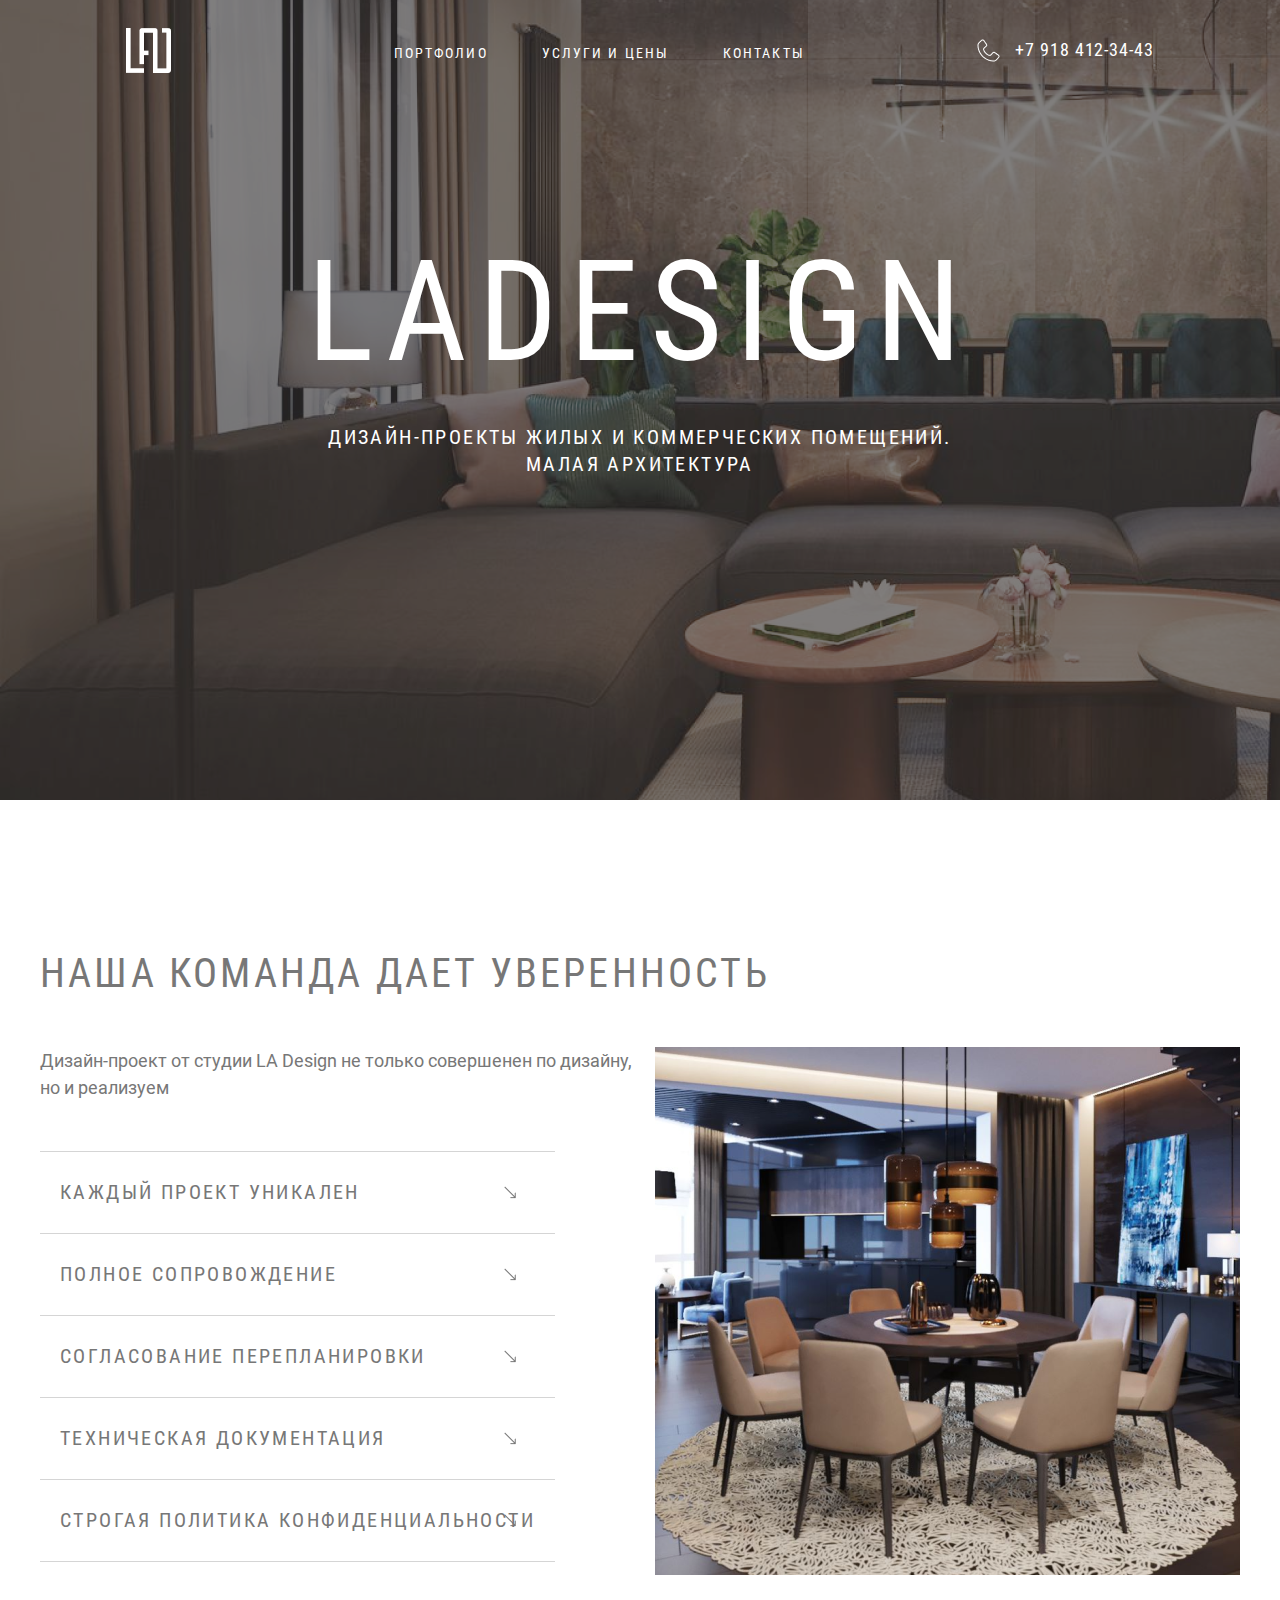
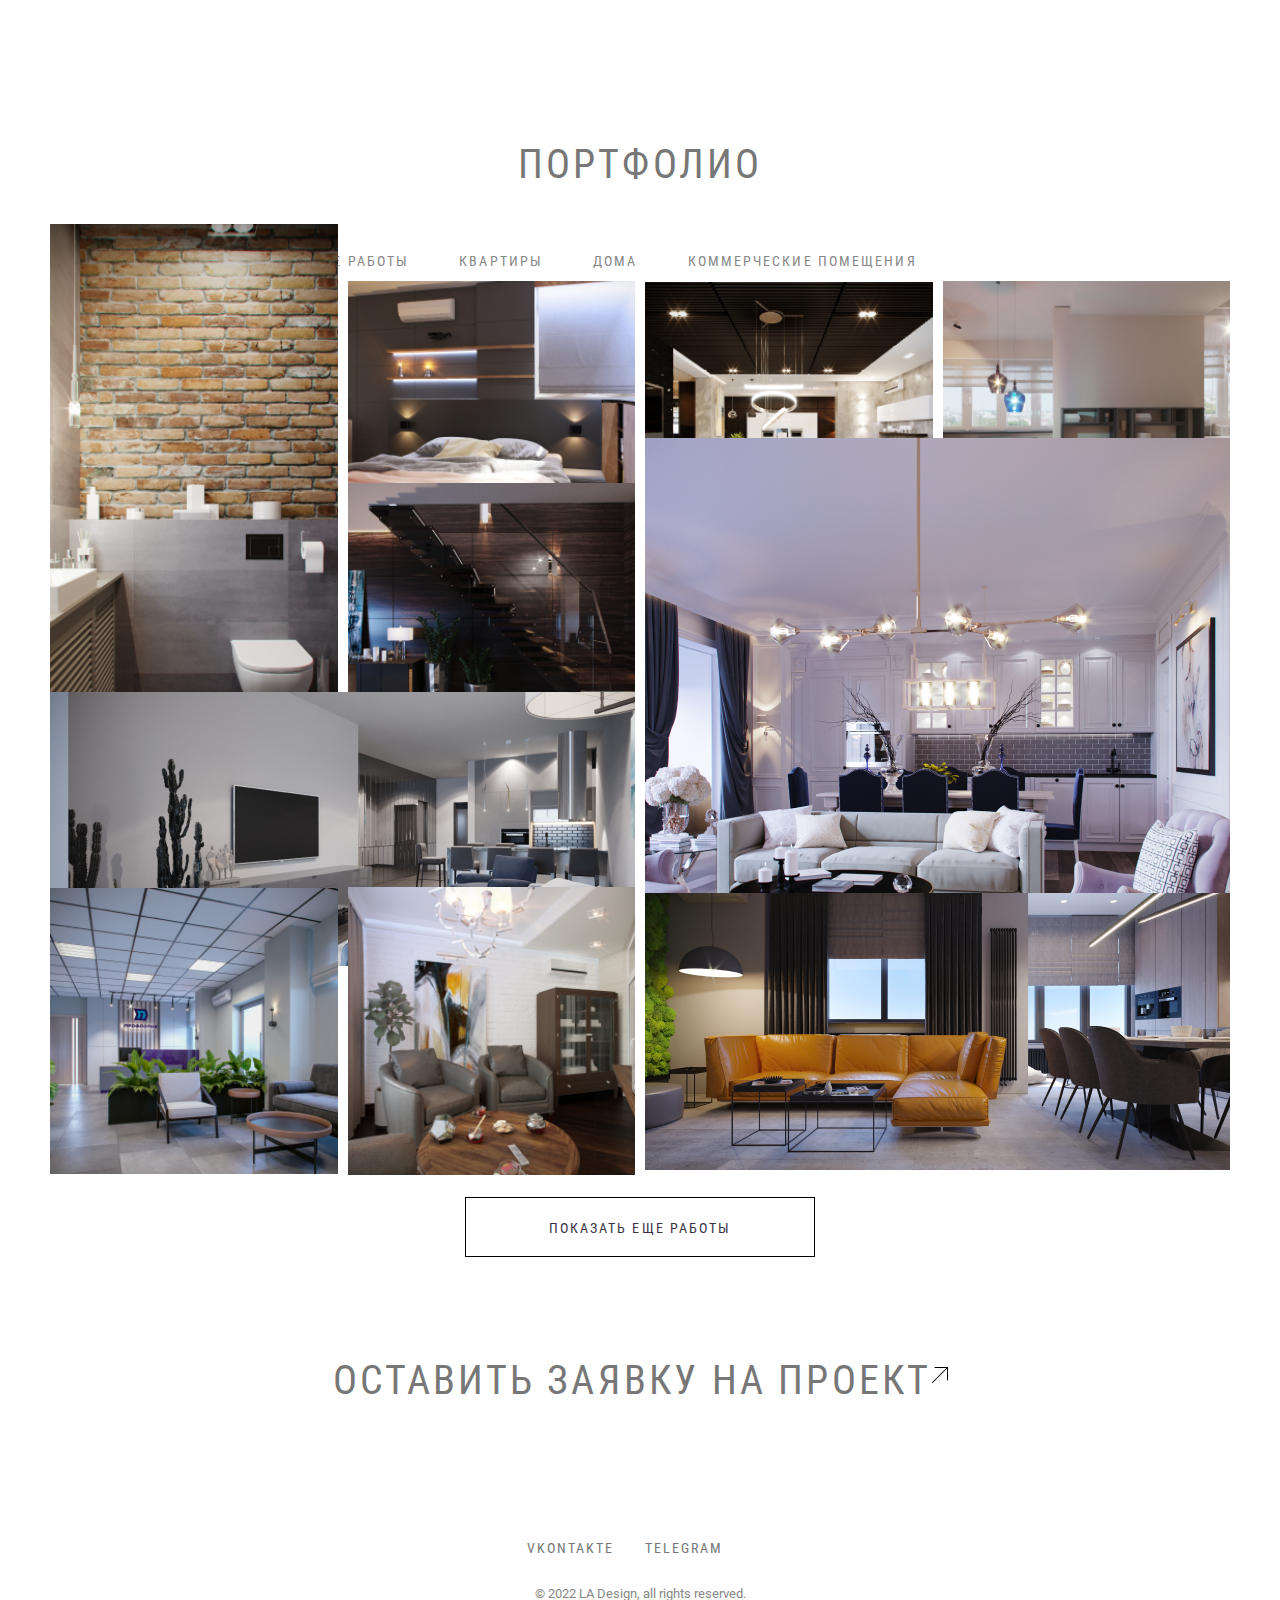
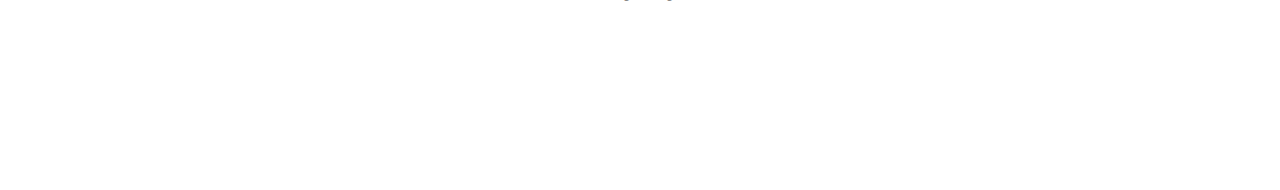
<file: index.html>
<!DOCTYPE html>
<html lang="ru">
  <head>
    <meta charset="UTF-8" />
    <meta http-equiv="X-UA-Compatible" content="IE=edge" />
    <meta name="viewport" content="width=device-width, initial-scale=1.0" />
    <title>Document</title>
    <link rel="stylesheet" href="style/style.css" />
    <script src="js/script.js" defer></script>
  </head>
  <body>
    <header class="header">
      <div class="container">
        <navBar class="navBar">
          <a href="index.html" class="header__logo">
            <img class="logo__img" src="img/logo__header.png" alt="logo" />
          </a>
          <div class="navBar__refs">
            <a class="refs__refs" href="#portfolio">Портфолио</a>
            <a class="refs__refs" href="price.html">услуги и цены</a>
            <a class="refs__refs" href="contacts.html">контакты</a>
          </div>
          <div class="navBar__phone">
            <div class="phone__img"><img src="img/phone.png" alt="" /></div>
            <a class="phone__ref" href="#">+7 918 412-34-43</a>
          </div>
        </navBar>
        <div class="header__content">
          <h1 class="header__title">Ladesign</h1>
          <p class="header__text">
            Дизайн-проекты жилых и коммерческих помещений. <br />
            Малая архитектура
          </p>
        </div>
      </div>
    </header>
    <section class="description">
      <div class="container">
        <div class="description__title">Наша команда дает уверенность</div>
        <div class="description__content">
          <div class="description__accordeon">
            <div class="accordeon__text">
              Дизайн-проект от студии LA Design не только совершенен по дизайну,
              но и реализуем
            </div>
            <div class="ac-container">
              <div>
                <input id="ac-1" name="accordion-1" type="checkbox" />
                <label for="ac-1">Каждый проект уникален</label>
                <article class="ac-medium">
                  <p>
                    Lorem ipsum dolor sit amet consectetur adipisicing elit.
                    Quae nisi quasi alias ipsum nobis debitis, molestiae
                    delectus corporis doloribus unde nam maiores neque
                    exercitationem, quia, quo architecto labore explicabo
                    veritatis. Esse, excepturi, incidunt assumenda in voluptates
                    sequi laudantium iusto impedit sapiente sed placeat eum
                    suscipit ea tempore atque reprehenderit odio praesentium!
                    Odit similique veritatis optio vero eius esse, voluptas
                    quia?
                  </p>
                </article>
              </div>
              <div>
                <input id="ac-2" name="accordion-1" type="checkbox" />
                <label for="ac-2">Полное сопровождение</label>
                <article class="ac-medium">
                  <p>
                    Lorem, ipsum dolor sit amet consectetur adipisicing elit.
                    Asperiores iure, quidem vel dicta laudantium deserunt, culpa
                    veniam, labore neque sint ullam! Quasi quidem velit ducimus,
                    voluptates commodi molestias voluptas nulla.
                  </p>
                </article>
              </div>
              <div>
                <input id="ac-3" name="accordion-1" type="checkbox" />
                <label for="ac-3">Согласование перепланировки</label>
                <article class="ac-medium">
                  <p>
                    Lorem ipsum dolor sit amet consectetur adipisicing elit. Id
                    quam assumenda quis quos odit aperiam cum, recusandae
                    tenetur nemo, qui ullam repellat hic, sunt modi distinctio
                    ipsam saepe culpa iste. Mollitia aspernatur vitae blanditiis
                    vel labore? Deleniti ea sequi suscipit sit, dicta corporis
                    officiis tempora earum reprehenderit distinctio temporibus
                    maiores culpa aliquid ducimus atque, laudantium porro maxime
                    fugiat commodi. Illo! Magni numquam cupiditate vero quo
                    maiores veniam consequuntur minus ratione obcaecati cum
                    praesentium, quisquam quas assumenda necessitatibus
                    quibusdam vel voluptatem veritatis dolorem soluta? Laborum,
                    commodi cumque eaque accusantium magni inventore? Delectus
                    nulla id molestiae ad quidem quia atque corrupti amet
                    placeat! Dolore ad quidem nobis consequuntur pariatur ab in
                    totam quaerat repellat. Eos, iusto totam consectetur nihil
                    mollitia sint pariatur. Rem, sit voluptatum repellendus
                    minus adipisci, modi nam ex iste vero veritatis,
                    necessitatibus doloribus nemo repudiandae? Et, quis eaque
                    minima magni, laboriosam, nostrum rem architecto incidunt
                    repellendus vero ad exercitationem.
                  </p>
                </article>
              </div>
              <div>
                <input id="ac-4" name="accordion-1" type="checkbox" />
                <label for="ac-4">Техническая документация</label>
                <article class="ac-medium">
                  <p>
                    Lorem ipsum dolor sit amet consectetur adipisicing elit.
                    Quod, eius! Magni excepturi quis nisi voluptates quasi.
                    Quaerat voluptatibus voluptate voluptatum sed debitis fugit
                    magni, ullam molestias, obcaecati deserunt ex veritatis.
                  </p>
                </article>
              </div>
              <div>
                <input id="ac-5" name="accordion-1" type="checkbox" />
                <label for="ac-5">Строгая политика конфиденциальности </label>
                <article class="ac-medium">
                  <p>
                    Lorem ipsum dolor sit amet consectetur, adipisicing elit.
                    Repellat architecto nesciunt expedita harum exercitationem
                    esse incidunt aliquam tempore dicta. Laborum quia natus
                    tempora ullam explicabo accusantium nisi fugiat vel
                    distinctio?
                  </p>
                </article>
              </div>
            </div>
          </div>
          <div class="description__img">
            <img src="img/content_img.png" alt="" />
          </div>
        </div>
      </div>
    </section>
    <section id="portfolio" class="portfolio">
      <div class="container">
        <div class="portfolio__content">
          <div class="portfolio__title">Портфолио</div>
          <div class="portfolio__refs">
            <a class="refs__port" href="#">все работы</a>
            <a class="refs__port" href="#">квартиры</a>
            <a class="refs__port" href="#">дома</a>
            <a class="refs__port" href="#">коммерческие помещения</a>
          </div>
          <div class="portfolio__section">
            <div class="portfolio__item">
              <img
                class="portfolio__img"
                src="img/portfolio/1st-fl-bath-01.png"
                alt=""
              />
            </div>
            <div class="portfolio__item">
              <img
                class="portfolio__img"
                src="img/portfolio/0110004.png"
                alt=""
              />
            </div>
            <div class="portfolio__item">
              <img
                class="portfolio__img"
                src="img/portfolio/0070011.png"
                alt=""
              />
            </div>
            <div class="portfolio__item">
              <img
                class="portfolio__img"
                src="img/portfolio/0020002.png"
                alt=""
              />
            </div>
            <div class="portfolio__item">
              <img
                class="portfolio__img"
                src="img/portfolio/0003-0006.png"
                alt=""
              />
            </div>
            <div class="portfolio__item">
              <img
                class="portfolio__img"
                src="img/portfolio/living-0002-0000.png"
                alt=""
              />
            </div>
            <div class="portfolio__item">
              <img
                class="portfolio__img"
                src="img/portfolio/0020003.png"
                alt=""
              />
            </div>
            <div class="portfolio__item">
              <img
                class="portfolio__img"
                src="img/portfolio/01-00.png"
                alt=""
              />
            </div>
            <div class="portfolio__item">
              <img
                class="portfolio__img"
                src="img/portfolio/blcn-01.png"
                alt=""
              />
            </div>
            <div class="portfolio__item">
              <img
                class="portfolio__img"
                src="img/portfolio/420002.png"
                alt=""
              />
            </div>
          </div>

          <div class="portfolio__section-dop">
            <div class="portfolio__item">
              <img
                class="portfolio__img"
                src="img/portfolio/1st-fl-bath-01.png"
                alt=""
              />
            </div>
            <div class="portfolio__item">
              <img
                class="portfolio__img"
                src="img/portfolio/0110004.png"
                alt=""
              />
            </div>
            <div class="portfolio__item">
              <img
                class="portfolio__img"
                src="img/portfolio/0070011.png"
                alt=""
              />
            </div>
            <div class="portfolio__item">
              <img
                class="portfolio__img"
                src="img/portfolio/0020002.png"
                alt=""
              />
            </div>
            <div class="portfolio__item">
              <img
                class="portfolio__img"
                src="img/portfolio/0003-0006.png"
                alt=""
              />
            </div>
            <div class="portfolio__item">
              <img
                class="portfolio__img"
                src="img/portfolio/living-0002-0000.png"
                alt=""
              />
            </div>
            <div class="portfolio__item">
              <img
                class="portfolio__img"
                src="img/portfolio/0020003.png"
                alt=""
              />
            </div>
            <div class="portfolio__item">
              <img
                class="portfolio__img"
                src="img/portfolio/01-00.png"
                alt=""
              />
            </div>
            <div class="portfolio__item">
              <img
                class="portfolio__img"
                src="img/portfolio/blcn-01.png"
                alt=""
              />
            </div>
            <div class="portfolio__item">
              <img
                class="portfolio__img"
                src="img/portfolio/420002.png"
                alt=""
              />
            </div>
          </div>

          <a class="button__ref" href="#"
            ><div class="button">показать еще работы</div></a
          >
          <div class="portfolio__zayavka">
            <a class="zayavka__ref" href="#">
              <div class="zayavka__title">оставить заявку на проект</div>
              <div class="zayavka__arrow">
                <img src="img/arrow.png" alt="" /></div
            ></a>
          </div>
          <div class="popAp">
            <div class="popAp__contain">
              <div class="popAp__content">
                <span class="popAp__close">&#10006;</span>
                <div class="popAp__title">
                  оставЬТЕ СВОИ КОНТАКТЫ. мЫ СВЯЖЕМСЯ С ВАМИ И ОБСУДИМ ВАШ
                  ПРОЕКТ
                </div>
                <div class="popAp__data">
                  <div class="popAp__name">
                    <input
                      class="popAp__input"
                      type="text"
                      placeholder="Ваше имя"
                    />
                  </div>
                  <div class="popAp__phone">
                    <input
                      class="popAp__input"
                      type="phone"
                      placeholder="Ваш телефон"
                    />
                  </div>
                </div>
                <div class="popAp__send">
                  <a class="popAp__button" href="#">
                    <div class="popAp__butt">отправить</div>
                    <div class="popAp__arrow">
                      <img src="img/popAp_arrow.png" alt="" />
                    </div>
                  </a>
                  <div class="popAp__agree">
                    Нажимая на кнопку, я даю согласие на обработку персональных
                    данных
                  </div>
                </div>
              </div>
            </div>
          </div>
        </div>
      </div>
    </section>
    <footer class="footer">
      <div class="container">
        <div class="footer__content">
          <div class="footer__social">
            <a class="social__ref" href="#">VKONTAKTE</a>
            <a class="social__ref" href="#">Telegram</a>
          </div>
          <div class="footer__rights">
            © 2022 LA Design, all rights reserved.
          </div>
        </div>
      </div>
    </footer>
  </body>
</html>
</file>
<file: style/style.css>
* {
  padding: 0px;
  margin: 0px;
  -webkit-box-sizing: border-box;
          box-sizing: border-box;
  outline: none;
}

@font-face {
  font-family: Roboto;
  src: url(../fonts/roboto/Roboto-Regular.ttf);
}

@font-face {
  font-family: Roboto Condensed;
  src: url(../fonts/roboto_condensed/RobotoCondensed-Regular.ttf);
}

.container {
  max-width: 1200px;
  margin: 0 auto;
}

/*...........................HEADER...........................................*/
.header {
  min-height: 800px;
  position: relative;
  overflow: hidden;
  z-index: 3;
  background-image: url(../img/picture_header.png);
  background-repeat: no-repeat;
  background-size: cover;
}

.header:before {
  background-color: rgba(57, 53, 53, 0.8);
  content: "";
  position: absolute;
  opacity: 0.8;
  width: 100%;
  height: 100%;
  z-index: -1;
}

.navBar {
  min-height: 105px;
  display: -webkit-box;
  display: -ms-flexbox;
  display: flex;
  -ms-flex-pack: distribute;
      justify-content: space-around;
  -webkit-box-align: center;
      -ms-flex-align: center;
          align-items: center;
  margin-bottom: 125px;
}

.navBar__phone {
  display: -webkit-box;
  display: -ms-flexbox;
  display: flex;
}

.refs__refs {
  font-family: "Roboto Condensed";
  font-style: normal;
  font-weight: 400;
  font-size: 14px;
  line-height: 16px;
  -webkit-box-align: center;
      -ms-flex-align: center;
          align-items: center;
  text-align: center;
  letter-spacing: 0.15em;
  text-transform: uppercase;
  color: #ffffff;
  text-decoration: none;
  margin-left: 50px;
}

.refs__refs:hover {
  -webkit-text-decoration-line: underline;
          text-decoration-line: underline;
}

.phone__ref {
  font-family: "Roboto Condensed";
  font-style: normal;
  font-weight: 500;
  font-size: 18px;
  line-height: 21px;
  -webkit-box-align: center;
      -ms-flex-align: center;
          align-items: center;
  letter-spacing: 0.05em;
  text-transform: uppercase;
  color: #ffffff;
  text-decoration: none;
  margin-left: 15px;
}

.header__content {
  padding: 0px 150px 0px 150px;
  display: -webkit-box;
  display: -ms-flexbox;
  display: flex;
  -webkit-box-orient: vertical;
  -webkit-box-direction: normal;
      -ms-flex-direction: column;
          flex-direction: column;
  -webkit-box-pack: center;
      -ms-flex-pack: center;
          justify-content: center;
}

.header__title {
  font-family: "Roboto Condensed";
  font-style: normal;
  font-weight: 300;
  font-size: 140px;
  line-height: 164px;
  text-align: center;
  letter-spacing: 0.08em;
  text-transform: uppercase;
  color: #ffffff;
  margin-bottom: 30px;
}

.header__text {
  font-family: "Roboto Condensed";
  font-style: normal;
  font-weight: 300;
  font-size: 20px;
  line-height: 27px;
  letter-spacing: 0.12em;
  text-align: center;
  text-transform: uppercase;
  color: #ffffff;
}

/*.............................Description..................................*/
.description {
  padding-top: 150px;
}

.description__content {
  display: -webkit-box;
  display: -ms-flexbox;
  display: flex;
  margin-top: 50px;
}

.description__title {
  font-family: "Roboto Condensed";
  font-style: normal;
  font-weight: 300;
  font-size: 40px;
  line-height: 47px;
  letter-spacing: 0.08em;
  text-transform: uppercase;
  color: #777777;
}

.accordeon__text {
  font-family: "Roboto";
  font-style: normal;
  font-weight: 300;
  font-size: 18px;
  line-height: 27px;
  color: #777777;
  margin-bottom: 50px;
}

.ac-container {
  width: 100%;
  margin: 10px auto 30px auto;
  padding-right: 100px;
}

.ac-container label {
  font-family: "Roboto Condensed";
  font-style: normal;
  font-weight: 300;
  font-size: 20px;
  line-height: 27px;
  letter-spacing: 0.12em;
  text-transform: uppercase;
  color: #777777;
  padding: 27px 20px;
  position: relative;
  z-index: 20;
  display: -webkit-box;
  display: -ms-flexbox;
  display: flex;
  -webkit-box-align: center;
      -ms-flex-align: center;
          align-items: center;
  cursor: pointer;
  border-top: 1px solid #d5d5d5;
  border-bottom: 1px solid #d5d5d5;
}

.ac-container label:hover {
  color: #393246;
}

.ac-container label:hover {
  background: #fff;
}

.ac-container label:after,
.ac-container input:checked + label:after {
  content: "";
  position: absolute;
  width: 24px;
  height: 24px;
  right: 13px;
  top: 7px;
  background: transparent url(../img/Arrow_down.png) no-repeat center center;
  padding: 21px 20px;
}

.ac-container input:checked + label:after {
  background-image: url(../img/Arrow_up.png);
}

.ac-container input {
  display: none;
}

.ac-container article {
  background: rgba(255, 255, 255, 0.5);
  margin-top: -1px;
  overflow: hidden;
  height: 0px;
  position: relative;
  z-index: 10;
  -webkit-transition: height 0.3s ease-in-out, -webkit-box-shadow 0.6s linear;
  transition: height 0.3s ease-in-out, -webkit-box-shadow 0.6s linear;
  transition: height 0.3s ease-in-out, box-shadow 0.6s linear;
  transition: height 0.3s ease-in-out, box-shadow 0.6s linear, -webkit-box-shadow 0.6s linear;
}

.ac-container input:checked ~ article {
  -webkit-transition: height 0.5s ease-in-out;
  transition: height 0.5s ease-in-out;
}

.ac-container article p {
  font-family: "Roboto";
  font-style: normal;
  font-weight: 300;
  font-size: 16px;
  line-height: 24px;
  color: #777777;
  padding: 10px 20px;
}

.ac-container input:checked ~ article.ac-small {
  height: 110px;
}

.ac-container input:checked ~ article.ac-medium {
  height: 150px;
}

.ac-container input:checked ~ article.ac-large {
  height: 180px;
}

/*.....................PORTFOLIO...................................................................*/
.portfolio {
  padding-top: 150px;
}

.portfolio__content {
  display: -webkit-box;
  display: -ms-flexbox;
  display: flex;
  -webkit-box-orient: vertical;
  -webkit-box-direction: normal;
      -ms-flex-direction: column;
          flex-direction: column;
  -webkit-box-align: center;
      -ms-flex-align: center;
          align-items: center;
  -webkit-box-pack: center;
      -ms-flex-pack: center;
          justify-content: center;
}

.portfolio__title {
  font-family: "Roboto Condensed";
  font-style: normal;
  font-weight: 300;
  font-size: 40px;
  line-height: 47px;
  text-align: center;
  letter-spacing: 0.08em;
  text-transform: uppercase;
  color: #777777;
  margin-bottom: 65px;
}

.portfolio__refs {
  display: -webkit-box;
  display: -ms-flexbox;
  display: flex;
  -webkit-box-pack: center;
      -ms-flex-pack: center;
          justify-content: center;
  margin-bottom: 50px;
}

.refs__port {
  display: block;
  text-decoration: none;
  margin-right: 50px;
  font-family: "Roboto Condensed";
  font-style: normal;
  font-weight: 400;
  font-size: 14px;
  line-height: 16px;
  text-align: center;
  letter-spacing: 0.15em;
  text-transform: uppercase;
  color: #878787;
}

.portfolio__section {
  display: -ms-grid;
  display: grid;
  margin: 10px;
  -ms-grid-columns: (1fr)[4];
      grid-template-columns: repeat(4, 1fr);
  -ms-grid-rows: (15vw)[4];
      grid-template-rows: repeat(4, 15vw);
  grid-gap: 10px;
}

.portfolio__img {
  width: 100%;
  height: 100%;
  -o-object-fit: cover;
     object-fit: cover;
}

.portfolio__item {
  display: -ms-grid;
  display: grid;
  -ms-flex-line-pack: center;
      align-content: center;
}

.portfolio__item:nth-child(1) {
  -ms-grid-column: 1;
      grid-column-start: 1;
  grid-column-end: 2;
  -ms-grid-row: 1;
      grid-row-start: 1;
  grid-row-end: 3;
}

.portfolio__item:nth-child(6) {
  -ms-grid-column: 3;
      grid-column-start: 3;
  grid-column-end: 5;
  -ms-grid-row: 2;
      grid-row-start: 2;
  grid-row-end: 4;
}

.portfolio__item:nth-child(7) {
  -ms-grid-column: 1;
      grid-column-start: 1;
  grid-column-end: 3;
  -ms-grid-row: 3;
      grid-row-start: 3;
  grid-row-end: 4;
}

.portfolio__item:nth-child(10) {
  -ms-grid-column: 3;
      grid-column-start: 3;
  grid-column-end: 5;
  -ms-grid-row: 4;
      grid-row-start: 4;
  grid-row-end: 5;
}

.portfolio__section-dop {
  display: none;
  margin: 10px;
  -ms-grid-columns: (1fr)[4];
      grid-template-columns: repeat(4, 1fr);
  -ms-grid-rows: (15vw)[4];
      grid-template-rows: repeat(4, 15vw);
  grid-gap: 10px;
}

.button {
  width: 350px;
  height: 60px;
  border: 1px solid #000000;
  padding: 22px 57px;
  font-family: "Roboto Condensed";
  font-style: normal;
  font-weight: 400;
  font-size: 14px;
  line-height: 16px;
  text-align: center;
  letter-spacing: 0.15em;
  text-transform: uppercase;
  color: #393246;
  margin-bottom: 100px;
  margin-top: 60px;
  -webkit-transition: all 0.4s;
  transition: all 0.4s;
}

.button:hover {
  background: #393246;
  border: 1px solid #393246;
  color: #ffffff;
}

.button__ref {
  text-decoration: none;
  display: block;
}

.zayavka__ref {
  display: -webkit-box;
  display: -ms-flexbox;
  display: flex;
  text-decoration: none;
}

.zayavka__title {
  font-family: "Roboto Condensed";
  font-style: normal;
  font-weight: 300;
  font-size: 40px;
  line-height: 47px;
  text-align: center;
  letter-spacing: 0.08em;
  text-transform: uppercase;
  color: #777777;
}

.portfolio__zayavka {
  display: -webkit-box;
  display: -ms-flexbox;
  display: flex;
  margin-bottom: 136px;
}

.zayavka__arrow {
  padding-top: 10px;
}

/*......................POPAP...............................................................................*/
.popAp {
  width: 100%;
  height: 100%;
  position: fixed;
  background-color: black;
  left: 0;
  top: 0;
  z-index: 2;
  margin: auto;
  display: none;
}

.popAp__contain {
  display: -webkit-box;
  display: -ms-flexbox;
  display: flex;
  -webkit-box-pack: center;
      -ms-flex-pack: center;
          justify-content: center;
  -webkit-box-align: center;
      -ms-flex-align: center;
          align-items: center;
}

.popAp__content {
  background-color: #fff;
  position: relative;
  width: 800px;
  height: 360px;
  margin-top: 35px;
  padding: 50px;
}

.popAp__close {
  position: absolute;
  right: 5px;
  top: 5px;
  cursor: pointer;
}

.popAp__title {
  font-family: "Roboto Condensed";
  font-style: normal;
  font-weight: 300;
  font-size: 30px;
  line-height: 45px;
  letter-spacing: 0.08em;
  text-transform: uppercase;
  color: #777777;
  margin-bottom: 40px;
}

.popAp__data {
  display: -webkit-box;
  display: -ms-flexbox;
  display: flex;
  -webkit-box-pack: justify;
      -ms-flex-pack: justify;
          justify-content: space-between;
  -webkit-box-align: center;
      -ms-flex-align: center;
          align-items: center;
  margin-bottom: 40px;
}

.popAp__send {
  display: -webkit-box;
  display: -ms-flexbox;
  display: flex;
}

.popAp__button {
  display: -webkit-box;
  display: -ms-flexbox;
  display: flex;
  -webkit-box-pack: center;
      -ms-flex-pack: center;
          justify-content: center;
  -webkit-box-align: center;
      -ms-flex-align: center;
          align-items: center;
  text-decoration: none;
  width: 228px;
  height: 60px;
  background: #393246;
  border: 1px solid #393246;
}

.popAp__butt {
  font-family: "Roboto Condensed";
  font-style: normal;
  font-weight: 400;
  font-size: 14px;
  line-height: 16px;
  text-align: center;
  letter-spacing: 0.15em;
  text-transform: uppercase;
  color: #ffffff;
}

.popAp__agree {
  margin-left: 35px;
  font-family: "Roboto";
  font-style: normal;
  font-weight: 400;
  font-size: 13px;
  line-height: 15px;
  color: #878787;
}

.popAp__input {
  width: 320px;
  height: 30px;
  border: 0px;
}

.popAp__name {
  border-bottom: 1px solid #777777;
}

.popAp__phone {
  border-bottom: 1px solid #777777;
}

/*.............................FOOTER.........................................................................*/
.footer {
  min-height: 250px;
}

.footer__content {
  display: -webkit-box;
  display: -ms-flexbox;
  display: flex;
  -webkit-box-orient: vertical;
  -webkit-box-direction: normal;
      -ms-flex-direction: column;
          flex-direction: column;
  -webkit-box-pack: center;
      -ms-flex-pack: center;
          justify-content: center;
  -webkit-box-align: center;
      -ms-flex-align: center;
          align-items: center;
}

.footer__social {
  display: -webkit-box;
  display: -ms-flexbox;
  display: flex;
}

.social__ref {
  display: block;
  text-decoration: none;
  font-family: "Roboto Condensed";
  font-style: normal;
  font-weight: 400;
  font-size: 14px;
  line-height: 16px;
  text-align: center;
  letter-spacing: 0.15em;
  text-transform: uppercase;
  color: #777777;
  margin-right: 30px;
  margin-bottom: 30px;
}

.footer__rights {
  font-family: "Roboto";
  font-style: normal;
  font-weight: 300;
  font-size: 13px;
  line-height: 15px;
  text-align: center;
  color: #878787;
  margin-bottom: 94px;
}
/*# sourceMappingURL=style.css.map */
</file>
